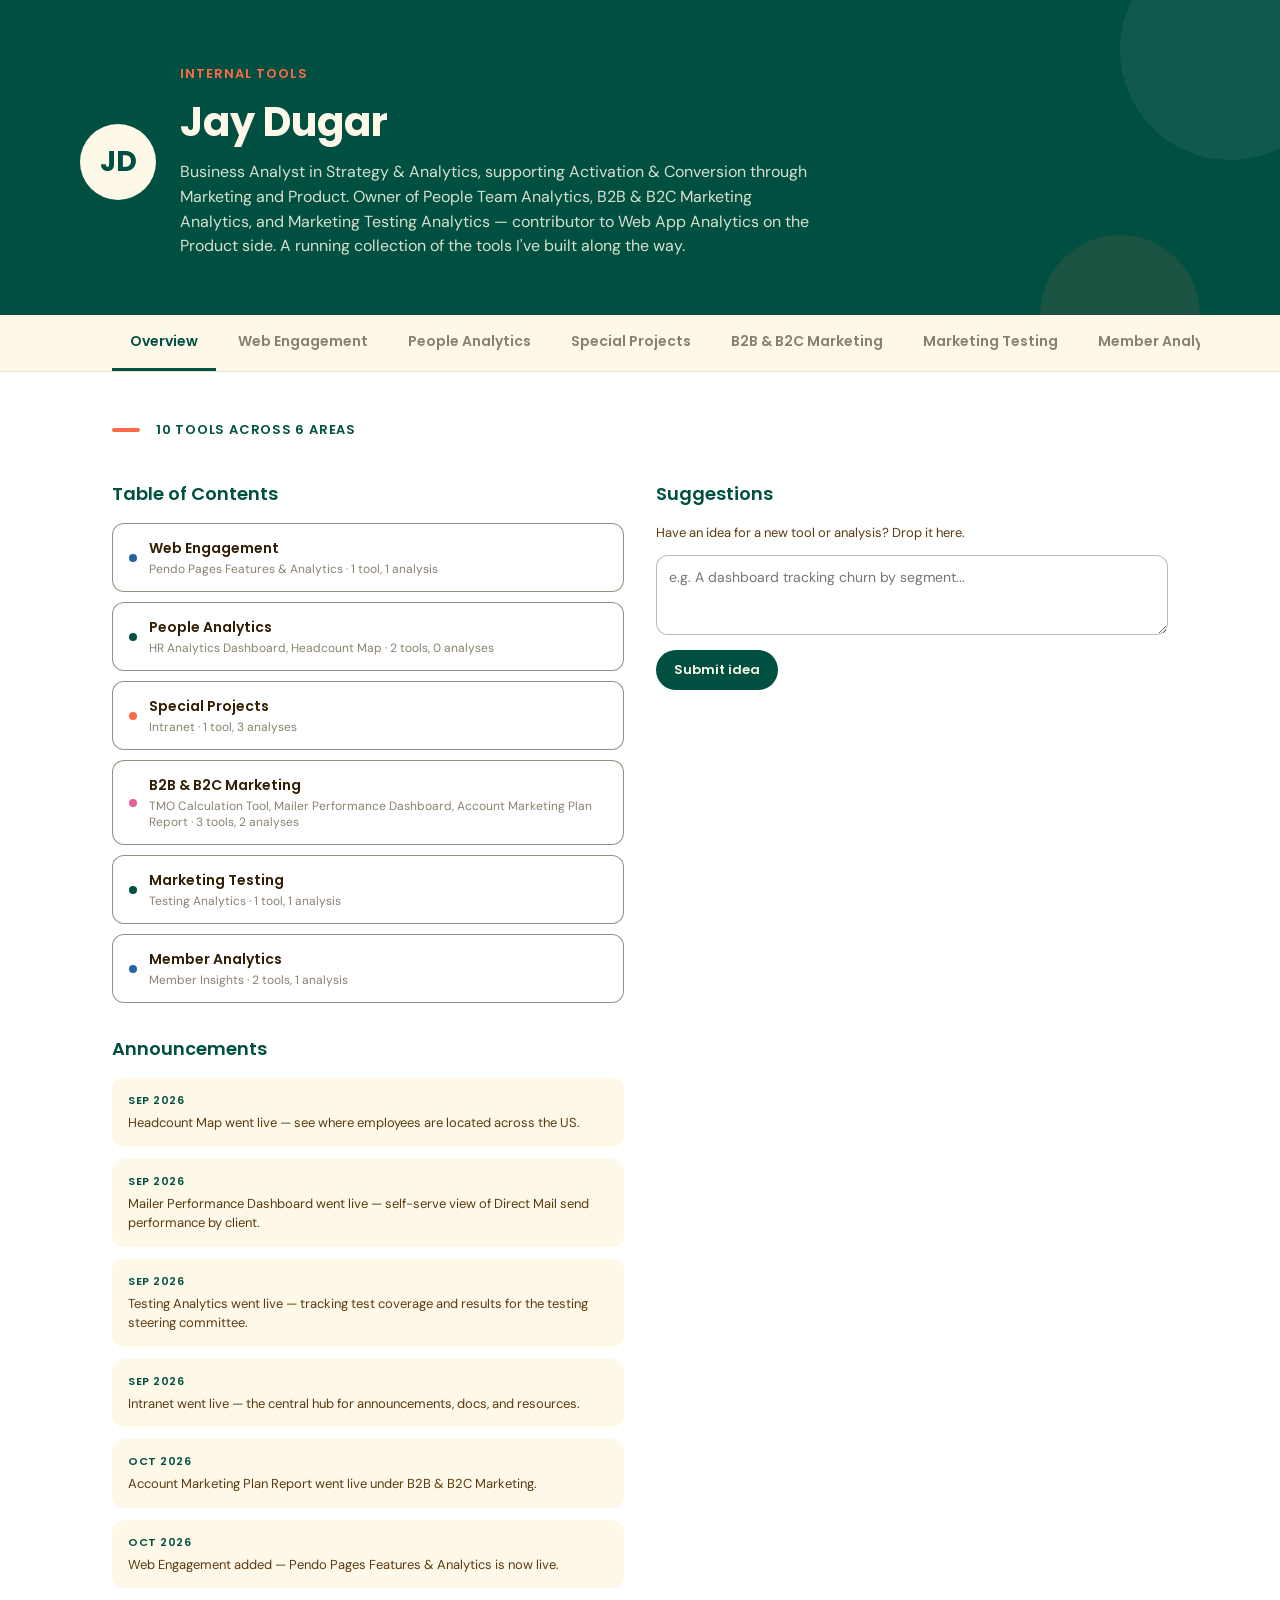
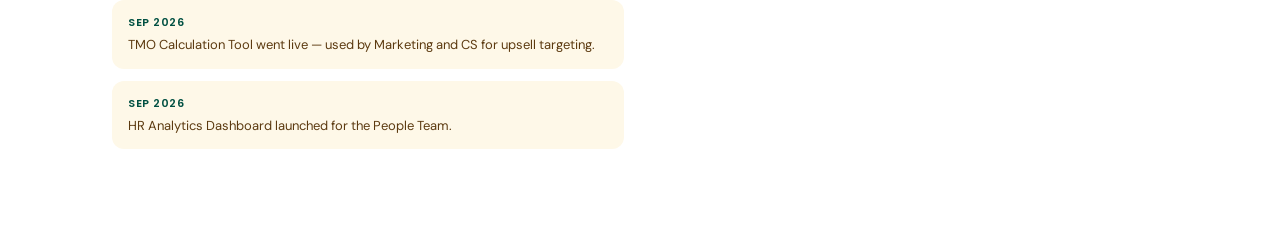
<file: index.html>
<!DOCTYPE html>
<html lang="en">
<head>
<meta charset="UTF-8">
<meta name="viewport" content="width=device-width, initial-scale=1.0">
<title>Jay Dugar — Internal Tools</title>
<link rel="preconnect" href="https://fonts.googleapis.com">
<link rel="preconnect" href="https://fonts.gstatic.com" crossorigin>
<link rel="stylesheet" href="https://fonts.googleapis.com/css2?family=DM+Sans:wght@400;500;600&family=Poppins:wght@600;700&display=swap">
<link rel="stylesheet" href="styles.css">
</head>
<body>

<header class="hero">
  <div class="hero-circle hero-circle-1"></div>
  <div class="hero-circle hero-circle-2"></div>
  <div class="hero-inner">
    <div class="avatar">JD</div>
    <div class="hero-text">
      <div class="eyebrow">Internal Tools</div>
      <h1>Jay Dugar</h1>
      <p>Business Analyst in Strategy &amp; Analytics, supporting Activation &amp; Conversion through Marketing and Product. Owner of People Team Analytics, B2B &amp; B2C Marketing Analytics, and Marketing Testing Analytics — contributor to Web App Analytics on the Product side. A running collection of the tools I've built along the way.</p>
    </div>
  </div>
</header>

<nav class="tabbar">
  <div class="tabbar-inner">
    <button class="tab is-active" data-tab="overview" style="--accent:#005042">Overview</button>
    <button class="tab" data-tab="webengagement" style="--accent:#2563A8">Web Engagement</button>
    <button class="tab" data-tab="people" style="--accent:#005042">People Analytics</button>
    <button class="tab" data-tab="special" style="--accent:#FF6947">Special Projects</button>
    <button class="tab" data-tab="marketing" style="--accent:#E45F95">B2B &amp; B2C Marketing</button>
    <button class="tab" data-tab="testing" style="--accent:#005042">Marketing Testing</button>
    <button class="tab" data-tab="members" style="--accent:#2563A8">Member Analytics</button>
  </div>
</nav>

<main class="page-body">
  <div class="stat-line">
    <div class="stat-rect"></div>
    <span>10 tools across 6 areas</span>
  </div>

  <!-- Overview -->
  <section class="tab-section is-active" id="section-overview">
    <div class="overview-grid">
      <div class="overview-left">
        <h2>Table of Contents</h2>
        <div class="toc-list">
          <div class="toc-row" data-goto="webengagement">
            <div class="toc-dot" style="background:#2563A8"></div>
            <div>
              <div class="toc-name">Web Engagement</div>
              <div class="toc-detail">Pendo Pages Features &amp; Analytics · 1 tool, 1 analysis</div>
            </div>
          </div>
          <div class="toc-row" data-goto="people">
            <div class="toc-dot" style="background:#005042"></div>
            <div>
              <div class="toc-name">People Analytics</div>
              <div class="toc-detail">HR Analytics Dashboard, Headcount Map · 2 tools, 0 analyses</div>
            </div>
          </div>
          <div class="toc-row" data-goto="special">
            <div class="toc-dot" style="background:#FF6947"></div>
            <div>
              <div class="toc-name">Special Projects</div>
              <div class="toc-detail">Intranet · 1 tool, 3 analyses</div>
            </div>
          </div>
          <div class="toc-row" data-goto="marketing">
            <div class="toc-dot" style="background:#E45F95"></div>
            <div>
              <div class="toc-name">B2B &amp; B2C Marketing</div>
              <div class="toc-detail">TMO Calculation Tool, Mailer Performance Dashboard, Account Marketing Plan Report · 3 tools, 2 analyses</div>
            </div>
          </div>
          <div class="toc-row" data-goto="testing">
            <div class="toc-dot" style="background:#005042"></div>
            <div>
              <div class="toc-name">Marketing Testing</div>
              <div class="toc-detail">Testing Analytics · 1 tool, 1 analysis</div>
            </div>
          </div>
          <div class="toc-row" data-goto="members">
            <div class="toc-dot" style="background:#2563A8"></div>
            <div>
              <div class="toc-name">Member Analytics</div>
              <div class="toc-detail">Member Insights · 2 tools, 1 analysis</div>
            </div>
          </div>
        </div>

        <h2 class="announcements-heading">Announcements</h2>
        <div class="announcements-list">
          <div class="announcement-card">
            <div class="announcement-date">Sep 2026</div>
            <div class="announcement-text">Headcount Map went live — see where employees are located across the US.</div>
          </div>
          <div class="announcement-card">
            <div class="announcement-date">Sep 2026</div>
            <div class="announcement-text">Mailer Performance Dashboard went live — self-serve view of Direct Mail send performance by client.</div>
          </div>
          <div class="announcement-card">
            <div class="announcement-date">Sep 2026</div>
            <div class="announcement-text">Testing Analytics went live — tracking test coverage and results for the testing steering committee.</div>
          </div>
          <div class="announcement-card">
            <div class="announcement-date">Sep 2026</div>
            <div class="announcement-text">Intranet went live — the central hub for announcements, docs, and resources.</div>
          </div>
          <div class="announcement-card">
            <div class="announcement-date">Oct 2026</div>
            <div class="announcement-text">Account Marketing Plan Report went live under B2B &amp; B2C Marketing.</div>
          </div>
          <div class="announcement-card">
            <div class="announcement-date">Oct 2026</div>
            <div class="announcement-text">Web Engagement added — Pendo Pages Features &amp; Analytics is now live.</div>
          </div>
          <div class="announcement-card">
            <div class="announcement-date">Sep 2026</div>
            <div class="announcement-text">TMO Calculation Tool went live — used by Marketing and CS for upsell targeting.</div>
          </div>
          <div class="announcement-card">
            <div class="announcement-date">Sep 2026</div>
            <div class="announcement-text">HR Analytics Dashboard launched for the People Team.</div>
          </div>
        </div>
      </div>

      <div class="overview-right">
        <h2>Suggestions</h2>
        <p class="suggestions-intro">Have an idea for a new tool or analysis? Drop it here.</p>
        <textarea id="suggestion-input" placeholder="e.g. A dashboard tracking churn by segment..."></textarea>
        <button id="submit-suggestion" class="btn-pill">Submit idea</button>
        <div id="suggestions-list" class="suggestions-list"></div>
      </div>
    </div>
  </section>

  <!-- Web Engagement -->
  <section class="tab-section" id="section-webengagement">
    <div class="area-block">
      <div class="area-header">
        <h2 style="color:#005042">Web Engagement</h2>
        <span class="area-subtitle">Product usage &amp; engagement analytics</span>
      </div>
      <div class="area-body">
        <div>
          <div class="col-label">Tools</div>
          <div class="tools-grid">

            <div class="tool-card">
              <div class="tool-strip" style="background:#2563A8"></div>
              <div class="tool-icon" style="background:#e8f0fa">
                <svg width="22" height="22" viewBox="0 0 24 24" fill="none" stroke="#2563A8" stroke-width="2" stroke-linecap="round" stroke-linejoin="round"><path d="M22 12h-2.48a2 2 0 0 0-1.93 1.46l-2.35 8.36a.25.25 0 0 1-.48 0L9.24 2.18a.25.25 0 0 0-.48 0l-2.35 8.36A2 2 0 0 1 4.48 12H2"/></svg>
              </div>
              <div class="tool-body">
                <div class="tool-badges">
                  <span class="category-badge">Product</span>
                  <span class="badge badge-filled">Live</span>
                </div>
                <h3>Pendo Pages Features &amp; Analytics</h3>
                <p class="tool-desc">Self-serve Databricks dashboard for Pendo-tracked page and feature usage across the web app.</p>
              </div>
              <div class="tool-action">
                <a href="https://adb-4178024078067498.18.azuredatabricks.net/dashboardsv3/01f1b849db521f90bcd820edaba54159/published?o=4178024078067498" target="_blank" rel="noopener" class="btn-pill btn-cta">Open tool →</a>
                <span class="tool-updated">Updated Oct 2026</span>
              </div>
            </div>

          </div>
        </div>
        <div>
          <div class="col-label">Analyses</div>
          <div class="analyses-list">
            <a href="https://employerdirect-my.sharepoint.com/:p:/g/personal/jay_dugar_edhc_com1/IQAwLefjTz8KQ7_kpc4X0Oj9AbnC5QiCJYkCPI11516Ti1E?e=c0IHhA" target="_blank" rel="noopener" class="analysis-item" data-date="2026-10-01">
              <svg width="20" height="20" viewBox="0 0 24 24" fill="none" stroke="#005042" stroke-width="2" stroke-linecap="round" stroke-linejoin="round"><path d="M14 2H6a2 2 0 0 0-2 2v16a2 2 0 0 0 2 2h12a2 2 0 0 0 2-2V8z"/><path d="M14 2v6h6"/></svg>
              <div>
                <div class="analysis-title">Web Engagement Analysis</div>
                <div class="analysis-date">Oct 1, 2026</div>
              </div>
            </a>
          </div>
        </div>
      </div>
    </div>
    <p class="footer-note">More tools added as they ship.</p>
  </section>

  <!-- People Analytics -->
  <section class="tab-section" id="section-people">
    <div class="area-block">
      <div class="area-header">
        <h2 style="color:#005042">People Analytics</h2>
        <span class="area-subtitle">HR metrics &amp; workforce reporting</span>
      </div>
      <div class="area-body">
        <div>
          <div class="col-label">Tools</div>
          <div class="tools-grid">

            <div class="tool-card">
              <div class="tool-strip" style="background:#005042"></div>
              <div class="tool-icon" style="background:#e8f5f2">
                <svg width="22" height="22" viewBox="0 0 24 24" fill="none" stroke="#005042" stroke-width="2" stroke-linecap="round" stroke-linejoin="round"><path d="M3 3v18h18"/><path d="M18 17V9"/><path d="M13 17V5"/><path d="M8 17v-3"/></svg>
              </div>
              <div class="tool-body">
                <div class="tool-badges">
                  <span class="category-badge">HR</span>
                  <span class="badge badge-filled">Live</span>
                </div>
                <h3>HR Analytics Dashboard</h3>
                <p class="tool-desc">Used to fill out HR KPIs and answer questions from Legal &amp; Commercial about employee locations. Tracks attrition, termination, and other metrics that People Team leadership keeps a close eye on.</p>
              </div>
              <div class="tool-action">
                <a href="https://hranalyticsdashboard-henna.vercel.app/" target="_blank" rel="noopener" class="btn-pill btn-cta">Open tool →</a>
                <span class="tool-updated">Updated Sep 2026</span>
              </div>
            </div>

            <div class="tool-card">
              <div class="tool-strip" style="background:#005042"></div>
              <div class="tool-icon" style="background:#e8f5f2">
                <svg width="22" height="22" viewBox="0 0 24 24" fill="none" stroke="#005042" stroke-width="2" stroke-linecap="round" stroke-linejoin="round"><path d="M20 10c0 4.993-5.539 10.193-7.399 11.799a1 1 0 0 1-1.202 0C9.539 20.193 4 14.993 4 10a8 8 0 0 1 16 0"/><circle cx="12" cy="10" r="3"/></svg>
              </div>
              <div class="tool-body">
                <div class="tool-badges">
                  <span class="category-badge">Headcount</span>
                  <span class="badge badge-filled">Live</span>
                </div>
                <h3>Headcount Map</h3>
                <p class="tool-desc">Interactive map showing where employees are located across the US.</p>
              </div>
              <div class="tool-action">
                <a href="https://hr-locations-dashboard.vercel.app/" target="_blank" rel="noopener" class="btn-pill btn-cta">Open tool →</a>
                <span class="tool-updated">Updated Sep 2026</span>
              </div>
            </div>

          </div>
        </div>
        <div>
          <div class="col-label">Analyses</div>
          <div class="analyses-placeholder">
            <svg width="26" height="26" viewBox="0 0 24 24" fill="none" stroke="#8a8070" stroke-width="2" stroke-linecap="round" stroke-linejoin="round"><path d="M14 2H6a2 2 0 0 0-2 2v16a2 2 0 0 0 2 2h12a2 2 0 0 0 2-2V8z"/><path d="M14 2v6h6"/></svg>
            <div class="placeholder-text">No analyses yet — decks, write-ups, and long-term studies for this area will live here.</div>
          </div>
        </div>
      </div>
    </div>
    <p class="footer-note">More tools added as they ship.</p>
  </section>

  <!-- Special Projects -->
  <section class="tab-section" id="section-special">
    <div class="area-block">
      <div class="area-header">
        <h2 style="color:#005042">Special Projects</h2>
        <span class="area-subtitle">Cross-org initiatives</span>
      </div>
      <div class="area-body">
        <div>
          <div class="col-label">Tools</div>
          <div class="tools-grid">

            <div class="tool-card">
              <div class="tool-strip" style="background:#FF6947"></div>
              <div class="tool-icon" style="background:#fff0ec">
                <svg width="22" height="22" viewBox="0 0 24 24" fill="none" stroke="#e04a28" stroke-width="2" stroke-linecap="round" stroke-linejoin="round"><path d="M15 21v-8a1 1 0 0 0-1-1h-4a1 1 0 0 0-1 1v8"/><path d="M3 10a2 2 0 0 1 .709-1.528l7-6.001a2 2 0 0 1 2.582 0l7 6.001A2 2 0 0 1 21 10v9a2 2 0 0 1-2 2H5a2 2 0 0 1-2-2z"/></svg>
              </div>
              <div class="tool-body">
                <div class="tool-badges">
                  <span class="category-badge">Company</span>
                  <span class="badge badge-filled">Live</span>
                </div>
                <h3>Intranet</h3>
                <p class="tool-desc">Will eventually be cascaded across the organization — a centralized location for announcements, resources, celebrations, and learning about the company.</p>
              </div>
              <div class="tool-action">
                <a href="https://lanternverse-demo.vercel.app/" target="_blank" rel="noopener" class="btn-pill btn-cta">Open tool →</a>
                <span class="tool-updated">Updated Sep 2026</span>
              </div>
            </div>

          </div>
        </div>
        <div>
          <div class="col-label">Analyses</div>
          <div class="analyses-list">
            <a href="https://employerdirect-my.sharepoint.com/:p:/g/personal/jun_tian_edhc_com/IQC44z6qoDB5RLvgEQA8jVloARN6N4HbDHBAEP9bQKwd3f4?e=tkZlgi" target="_blank" rel="noopener" class="analysis-item" data-date="2026-08-01">
              <svg width="20" height="20" viewBox="0 0 24 24" fill="none" stroke="#005042" stroke-width="2" stroke-linecap="round" stroke-linejoin="round"><path d="M14 2H6a2 2 0 0 0-2 2v16a2 2 0 0 0 2 2h12a2 2 0 0 0 2-2V8z"/><path d="M14 2v6h6"/></svg>
              <div>
                <div class="analysis-title">Email Performance Analysis - Jun Tian</div>
                <div class="analysis-date">Aug 2026</div>
                <div class="analysis-note">Contributor — supported Jun, Enterprise Analytics Intern, with her intern project.</div>
              </div>
            </a>
            <a href="https://employerdirect-my.sharepoint.com/:p:/g/personal/jay_dugar_edhc_com1/IQCwyAJFS8OBR5Z1-smxRQKjAaFq4GoU2_auMvovh2QBHF4?e=ZaPRr2" target="_blank" rel="noopener" class="analysis-item" data-date="2026-04-01">
              <svg width="20" height="20" viewBox="0 0 24 24" fill="none" stroke="#005042" stroke-width="2" stroke-linecap="round" stroke-linejoin="round"><path d="M14 2H6a2 2 0 0 0-2 2v16a2 2 0 0 0 2 2h12a2 2 0 0 0 2-2V8z"/><path d="M14 2v6h6"/></svg>
              <div>
                <div class="analysis-title">Network Distance Analysis</div>
                <div class="analysis-date">Apr 2026</div>
              </div>
            </a>
            <a href="https://employerdirect-my.sharepoint.com/:p:/g/personal/jay_dugar_edhc_com1/IQAvmbayL3EeTLC1aCSlgR_PATuHuwJYxpf_T8SGFbYfa9U?e=0Gtic1" target="_blank" rel="noopener" class="analysis-item" data-date="2025-10-24">
              <svg width="20" height="20" viewBox="0 0 24 24" fill="none" stroke="#005042" stroke-width="2" stroke-linecap="round" stroke-linejoin="round"><path d="M14 2H6a2 2 0 0 0-2 2v16a2 2 0 0 0 2 2h12a2 2 0 0 0 2-2V8z"/><path d="M14 2v6h6"/></svg>
              <div>
                <div class="analysis-title">Time and Motion Study</div>
                <div class="analysis-date">Oct 24, 2025</div>
              </div>
            </a>
          </div>
        </div>
      </div>
    </div>
    <p class="footer-note">More tools added as they ship.</p>
  </section>

  <!-- B2B & B2C Marketing -->
  <section class="tab-section" id="section-marketing">
    <div class="area-block">
      <div class="area-header">
        <h2 style="color:#005042">B2B &amp; B2C Marketing</h2>
        <span class="area-subtitle">Marketing analytics &amp; targeting</span>
      </div>
      <div class="area-body">
        <div>
          <div class="col-label">Tools</div>
          <div class="tools-grid">

            <div class="tool-card">
              <div class="tool-strip" style="background:#E45F95"></div>
              <div class="tool-icon" style="background:#fceef4">
                <svg width="22" height="22" viewBox="0 0 24 24" fill="none" stroke="#c43d76" stroke-width="2" stroke-linecap="round" stroke-linejoin="round"><rect width="16" height="20" x="4" y="2" rx="2"/><line x1="8" x2="16" y1="6" y2="6"/><line x1="16" x2="16" y1="14" y2="18"/><path d="M16 10h.01"/><path d="M12 10h.01"/><path d="M8 10h.01"/><path d="M12 14h.01"/><path d="M8 14h.01"/><path d="M12 18h.01"/><path d="M8 18h.01"/></svg>
              </div>
              <div class="tool-body">
                <div class="tool-badges">
                  <span class="category-badge">Analytics</span>
                  <span class="badge badge-filled">Live</span>
                </div>
                <h3>TMO Calculation Tool</h3>
                <p class="tool-desc">Used by Marketing and CS for upsells — to estimate the impact TMO would have had based on testing, and to provide reasons for approving TMO outreach for specific client populations.</p>
              </div>
              <div class="tool-action">
                <a href="https://tmo-projection-calculator.onrender.com/" target="_blank" rel="noopener" class="btn-pill btn-cta">Open tool →</a>
                <span class="tool-updated">Updated Sep 2026</span>
              </div>
            </div>

            <div class="tool-card">
              <div class="tool-strip" style="background:#E45F95"></div>
              <div class="tool-icon" style="background:#fceef4">
                <svg width="22" height="22" viewBox="0 0 24 24" fill="none" stroke="#c43d76" stroke-width="2" stroke-linecap="round" stroke-linejoin="round"><rect width="20" height="16" x="2" y="4" rx="2"/><path d="m22 7-8.97 5.7a1.94 1.94 0 0 1-2.06 0L2 7"/></svg>
              </div>
              <div class="tool-body">
                <div class="tool-badges">
                  <span class="category-badge">Direct Mail</span>
                  <span class="badge badge-filled">Live</span>
                </div>
                <h3>Mailer Performance Dashboard</h3>
                <p class="tool-desc">Self-serve Databricks dashboard for viewing Direct Mail send performance by client — how specific sends performed, broken down for self-service lookup.</p>
              </div>
              <div class="tool-action">
                <a href="https://adb-4178024078067498.18.azuredatabricks.net/dashboardsv3/01f14eee2bc31cd380a6640e66a641d5/published?o=4178024078067498" target="_blank" rel="noopener" class="btn-pill btn-cta">Open tool →</a>
                <span class="tool-updated">Updated Sep 2026</span>
              </div>
            </div>

            <div class="tool-card">
              <div class="tool-strip" style="background:#E45F95"></div>
              <div class="tool-icon" style="background:#fceef4">
                <svg width="22" height="22" viewBox="0 0 24 24" fill="none" stroke="#c43d76" stroke-width="2" stroke-linecap="round" stroke-linejoin="round"><path d="M15 2H6a2 2 0 0 0-2 2v16a2 2 0 0 0 2 2h12a2 2 0 0 0 2-2V7Z"/><path d="M14 2v4a2 2 0 0 0 2 2h4"/><path d="M10 9H8"/><path d="M16 13H8"/><path d="M16 17H8"/></svg>
              </div>
              <div class="tool-body">
                <div class="tool-badges">
                  <span class="category-badge">Account Marketing</span>
                  <span class="badge badge-filled">Live</span>
                </div>
                <h3>Account Marketing Plan Report</h3>
                <p class="tool-desc">Generates account-level marketing plan reports to guide outreach and account strategy.</p>
              </div>
              <div class="tool-action">
                <a href="https://marketingplanreport-4n2j.vercel.app/" target="_blank" rel="noopener" class="btn-pill btn-cta">Open tool →</a>
                <span class="tool-updated">Updated Oct 2026</span>
              </div>
            </div>

          </div>
        </div>
        <div>
          <div class="col-label">Analyses</div>
          <div class="analyses-list">
            <a href="https://employerdirect-my.sharepoint.com/:p:/g/personal/jay_dugar_edhc_com1/IQDLxSqj8Fz-RLH232yzzgM-AXMZw2Fjzdrns0AoX63KZrc?e=phqWcl" target="_blank" rel="noopener" class="analysis-item" data-date="2026-09-01">
              <svg width="20" height="20" viewBox="0 0 24 24" fill="none" stroke="#005042" stroke-width="2" stroke-linecap="round" stroke-linejoin="round"><path d="M14 2H6a2 2 0 0 0-2 2v16a2 2 0 0 0 2 2h12a2 2 0 0 0 2-2V8z"/><path d="M14 2v6h6"/></svg>
              <div>
                <div class="analysis-title">B2B Marketing Attribution &amp; Pipeline Analysis</div>
                <div class="analysis-date">Sep 2026</div>
              </div>
            </a>
            <a href="https://employerdirect-my.sharepoint.com/:p:/g/personal/jay_dugar_edhc_com1/IQAo627svm-CSIlqSGM2iXhgARxa82WC0E7vyX0WKApcWy0?e=qEZHjk" target="_blank" rel="noopener" class="analysis-item" data-date="2026-06-02">
              <svg width="20" height="20" viewBox="0 0 24 24" fill="none" stroke="#005042" stroke-width="2" stroke-linecap="round" stroke-linejoin="round"><path d="M14 2H6a2 2 0 0 0-2 2v16a2 2 0 0 0 2 2h12a2 2 0 0 0 2-2V8z"/><path d="M14 2v6h6"/></svg>
              <div>
                <div class="analysis-title">Personas Analysis</div>
                <div class="analysis-date">Jun 2, 2026</div>
              </div>
            </a>
          </div>
        </div>
      </div>
    </div>
    <p class="footer-note">More tools added as they ship.</p>
  </section>

  <!-- Marketing Testing -->
  <section class="tab-section" id="section-testing">
    <div class="area-block">
      <div class="area-header">
        <h2 style="color:#005042">Marketing Testing</h2>
        <span class="area-subtitle">Experimentation &amp; test analytics</span>
      </div>
      <div class="area-body">
        <div>
          <div class="col-label">Tools</div>
          <div class="tools-grid">

            <div class="tool-card">
              <div class="tool-strip" style="background:#005042"></div>
              <div class="tool-icon" style="background:#e8f5f2">
                <svg width="22" height="22" viewBox="0 0 24 24" fill="none" stroke="#005042" stroke-width="2" stroke-linecap="round" stroke-linejoin="round"><path d="M10 2v7.527a2 2 0 0 1-.211.896L4.72 20.55a1 1 0 0 0 .9 1.45h12.76a1 1 0 0 0 .9-1.45l-5.069-10.127A2 2 0 0 1 14 9.527V2"/><path d="M6.453 15h11.094"/><path d="M8.5 2h7"/></svg>
              </div>
              <div class="tool-body">
                <div class="tool-badges">
                  <span class="category-badge">QA</span>
                  <span class="badge badge-filled">Live</span>
                </div>
                <h3>Testing Analytics</h3>
                <p class="tool-desc">Tracked by members of the testing steering committee, and used to inform product marketing strategy going forward.</p>
              </div>
              <div class="tool-action">
                <a href="https://marketing-testing-results-repo.vercel.app/" target="_blank" rel="noopener" class="btn-pill btn-cta">Open tool →</a>
                <span class="tool-updated">Updated Sep 2026</span>
              </div>
            </div>

          </div>
        </div>
        <div>
          <div class="col-label">Analyses</div>
          <div class="analyses-list">
            <a href="https://employerdirect.sharepoint.com/:p:/s/EnterpriseAnalytics/IQD393z8QSX-Q6gXfyhOYSEYAVdj1q2QEwnDimxScQG8fNA?e=vgEf4U" target="_blank" rel="noopener" class="analysis-item" data-pinned="true">
              <svg width="20" height="20" viewBox="0 0 24 24" fill="none" stroke="#005042" stroke-width="2" stroke-linecap="round" stroke-linejoin="round"><path d="M14 2H6a2 2 0 0 0-2 2v16a2 2 0 0 0 2 2h12a2 2 0 0 0 2-2V8z"/><path d="M14 2v6h6"/></svg>
              <div>
                <div class="analysis-title">Testing Results Repository</div>
                <div class="analysis-date">Ongoing</div>
              </div>
            </a>
          </div>
        </div>
      </div>
    </div>
    <p class="footer-note">More tools added as they ship.</p>
  </section>

  <!-- Member Analytics -->
  <section class="tab-section" id="section-members">
    <div class="area-block">
      <div class="area-header">
        <h2 style="color:#2563A8">Member Analytics</h2>
        <span class="area-subtitle">Member insights &amp; reporting</span>
      </div>
      <div class="area-body">
        <div>
          <div class="col-label">Tools</div>
          <div class="tools-grid">

            <div class="tool-card">
              <div class="tool-strip" style="background:#2563A8"></div>
              <div class="tool-icon" style="background:#e8f0fa">
                <svg width="22" height="22" viewBox="0 0 24 24" fill="none" stroke="#2563A8" stroke-width="2" stroke-linecap="round" stroke-linejoin="round"><path d="M3 3v18h18"/><path d="M18 17V9"/><path d="M13 17V5"/><path d="M8 17v-3"/></svg>
              </div>
              <div class="tool-body">
                <div class="tool-badges">
                  <span class="badge badge-filled">Live</span>
                </div>
                <h3>Member Funnel Explorer</h3>
                <p class="tool-desc">Filter member case funnel performance by case open date and client, and compare clients or groups of clients side by side. Counts and rates only.</p>
              </div>
              <div class="tool-action">
                <a href="https://member-analytics-site.vercel.app/member-analytics-explorer.html" target="_blank" rel="noopener" class="btn-pill btn-cta">Open tool →</a>
              </div>
            </div>

            <div class="tool-card">
              <div class="tool-strip" style="background:#2563A8"></div>
              <div class="tool-icon" style="background:#e8f0fa">
                <svg width="22" height="22" viewBox="0 0 24 24" fill="none" stroke="#2563A8" stroke-width="2" stroke-linecap="round" stroke-linejoin="round"><path d="M4 20V10"/><path d="M10 20V4"/><path d="M16 20v-7"/><path d="M22 20H2"/></svg>
              </div>
              <div class="tool-body">
                <div class="tool-badges">
                  <span class="badge badge-filled">Live</span>
                </div>
                <h3>Category Insights</h3>
                <p class="tool-desc">Ranks industries, carve-outs, maturities, and fee structures by cases, calls, consults, procedures, or rates for any date range.</p>
              </div>
              <div class="tool-action">
                <a href="category-insights.html" target="_blank" rel="noopener" class="btn-pill btn-cta">Open tool →</a>
              </div>
            </div>

          </div>
        </div>
        <div>
          <div class="col-label">Analyses</div>
          <div class="analyses-list">
            <a href="https://employerdirect.sharepoint.com/:p:/s/ClientDeliverables/IQCy9vFB2bCRSZZLCs20r3nFActnlSgWyn6uxh-LbSba1Vw?e=2FotwS&amp;nav=eyJzSWQiOjM0MywiY0lkIjozNzc2NzM3ODE1fQ" target="_blank" rel="noopener" class="analysis-item">
              <svg width="20" height="20" viewBox="0 0 24 24" fill="none" stroke="#2563A8" stroke-width="2" stroke-linecap="round" stroke-linejoin="round"><path d="M14 2H6a2 2 0 0 0-2 2v16a2 2 0 0 0 2 2h12a2 2 0 0 0 2-2V8z"/><path d="M14 2v6h6"/></svg>
              <div>
                <div class="analysis-title">Demographic Analysis Overview</div>
              </div>
            </a>
          </div>
        </div>
      </div>
    </div>
    <p class="footer-note">More tools added as they ship.</p>
  </section>

</main>

<script src="script.js"></script>
</body>
</html>
</file>
<file: styles.css>
:root {
  --green: #005042;
  --cream: #FEF8E8;
  --espresso: #311E04;
  --espresso-body: #5c3a10;
  --pink: #E45F95;
  --coral: #FF6947;
  --white: #FFFFFF;
  --muted-text: #8a8070;
  --badge-muted-bg: #f5f4f0;
  --badge-muted-text: #655e52;
  --green-tint-bg: #e8f5f2;
  --coral-tint-bg: #fff0ec;
  --coral-stroke: #e04a28;
  --pink-tint-bg: #fceef4;
  --pink-stroke: #c43d76;
  --blue: #2563A8;
  --blue-tint-bg: #e8f0fa;
  --blue-stroke: #1f5a93;

  --card-border: rgba(49, 30, 4, 0.5);
  --card-shadow: 0 4px 12px rgba(49, 30, 4, 0.06);
  --card-shadow-hover: 0 10px 24px rgba(49, 30, 4, 0.14);
}

* {
  box-sizing: border-box;
}

body {
  margin: 0;
  background: var(--white);
  font-family: 'DM Sans', sans-serif;
  color: var(--espresso);
}

h1, h2, h3 {
  font-family: 'Poppins', sans-serif;
  margin: 0;
}

a {
  color: var(--green);
  text-decoration: none;
}

a:hover {
  color: var(--pink);
}

/* ---------- Hero ---------- */

.hero {
  background: var(--green);
  padding: 64px 32px 56px;
  position: relative;
  overflow: hidden;
}

.hero-circle {
  position: absolute;
  border-radius: 50%;
}

.hero-circle-1 {
  width: 220px;
  height: 220px;
  right: -60px;
  top: -60px;
  background: rgba(254, 248, 232, 0.06);
}

.hero-circle-2 {
  width: 160px;
  height: 160px;
  right: 80px;
  bottom: -80px;
  background: rgba(255, 105, 71, 0.10);
}

.hero-inner {
  max-width: 1120px;
  margin: 0 auto;
  position: relative;
  display: flex;
  align-items: center;
  gap: 24px;
}

.avatar {
  width: 76px;
  height: 76px;
  border-radius: 50%;
  background: var(--cream);
  color: var(--green);
  display: flex;
  align-items: center;
  justify-content: center;
  font-family: 'Poppins', sans-serif;
  font-weight: 700;
  font-size: 28px;
  flex-shrink: 0;
}

.hero-text .eyebrow {
  font-family: 'Poppins', sans-serif;
  font-weight: 600;
  font-size: 13px;
  letter-spacing: 0.08em;
  text-transform: uppercase;
  color: var(--coral);
  margin-bottom: 8px;
}

.hero-text h1 {
  font-weight: 700;
  font-size: 40px;
  margin: 0 0 8px;
  color: var(--cream);
}

.hero-text p {
  margin: 0;
  font-size: 16px;
  line-height: 1.55;
  color: rgba(254, 248, 232, 0.85);
  max-width: 640px;
}

/* ---------- Tab bar ---------- */

.tabbar {
  background: var(--cream);
  border-bottom: 1px solid rgba(49, 30, 4, 0.1);
  position: sticky;
  top: 0;
  z-index: 10;
}

.tabbar-inner {
  max-width: 1120px;
  margin: 0 auto;
  padding: 0 32px;
  display: flex;
  gap: 4px;
  overflow-x: auto;
}

.tab {
  border: none;
  background: none;
  cursor: pointer;
  padding: 16px 18px;
  font-family: 'Poppins', sans-serif;
  font-size: 14px;
  font-weight: 600;
  white-space: nowrap;
  color: var(--muted-text);
  border-bottom: 3px solid transparent;
}

.tab.is-active {
  color: var(--accent);
  border-bottom-color: var(--accent);
}

/* ---------- Page body ---------- */

.page-body {
  max-width: 1120px;
  margin: 0 auto;
  padding: 48px 32px 80px;
}

.stat-line {
  display: flex;
  align-items: center;
  gap: 16px;
  margin-bottom: 40px;
}

.stat-rect {
  width: 28px;
  height: 4px;
  background: var(--coral);
  border-radius: 2px;
  flex-shrink: 0;
}

.stat-line span {
  font-family: 'Poppins', sans-serif;
  font-weight: 600;
  font-size: 13px;
  letter-spacing: 0.06em;
  text-transform: uppercase;
  color: var(--green);
}

.tab-section {
  display: none;
}

.tab-section.is-active {
  display: block;
}

/* ---------- Overview ---------- */

.overview-grid {
  display: grid;
  grid-template-columns: 1fr 1fr;
  gap: 32px;
  margin-bottom: 8px;
}

.overview-left h2,
.overview-right h2 {
  font-weight: 600;
  font-size: 18px;
  margin: 0 0 16px;
  color: var(--green);
}

.toc-list {
  display: flex;
  flex-direction: column;
  gap: 10px;
}

.toc-row {
  cursor: pointer;
  display: flex;
  align-items: center;
  gap: 12px;
  padding: 14px 16px;
  background: var(--white);
  border: 1px solid var(--card-border);
  border-radius: 12px;
  transition: box-shadow 0.15s;
}

.toc-row:hover {
  box-shadow: 0 4px 12px rgba(49, 30, 4, 0.08);
}

.toc-dot {
  width: 8px;
  height: 8px;
  border-radius: 50%;
  flex-shrink: 0;
}

.toc-name {
  font-family: 'Poppins', sans-serif;
  font-weight: 600;
  font-size: 14px;
  color: var(--espresso);
}

.toc-detail {
  font-size: 12px;
  color: var(--muted-text);
  margin-top: 2px;
}

.announcements-heading {
  margin-top: 32px !important;
}

.announcements-list {
  display: flex;
  flex-direction: column;
  gap: 12px;
}

.announcement-card {
  background: var(--cream);
  border-radius: 12px;
  padding: 14px 16px;
}

.announcement-date {
  font-family: 'Poppins', sans-serif;
  font-weight: 600;
  font-size: 11px;
  letter-spacing: 0.05em;
  text-transform: uppercase;
  color: var(--green);
  margin-bottom: 4px;
}

.announcement-text {
  font-size: 13px;
  line-height: 1.5;
  color: var(--espresso-body);
}

.suggestions-intro {
  font-size: 13px;
  line-height: 1.5;
  color: var(--espresso-body);
  margin: 0 0 12px;
}

#suggestion-input {
  width: 100%;
  min-height: 80px;
  padding: 12px;
  border: 1px solid rgba(49, 30, 4, 0.3);
  border-radius: 12px;
  font-family: 'DM Sans', sans-serif;
  font-size: 14px;
  color: var(--espresso);
  resize: vertical;
}

.btn-pill {
  display: inline-flex;
  align-items: center;
  gap: 6px;
  border: none;
  cursor: pointer;
  font-family: 'Poppins', sans-serif;
  font-size: 13px;
  font-weight: 600;
  color: var(--cream);
  background: var(--green);
  padding: 10px 18px;
  border-radius: 9999px;
  text-decoration: none;
}

#submit-suggestion {
  margin-top: 10px;
  padding: 10px 18px;
}

.suggestions-list {
  display: flex;
  flex-direction: column;
  gap: 10px;
  margin-top: 20px;
}

.suggestion-item {
  background: var(--white);
  border: 1px solid var(--card-border);
  border-radius: 12px;
  padding: 12px 16px;
  font-size: 13px;
  color: var(--espresso-body);
}

/* ---------- Area pages ---------- */

.area-block {
  margin-bottom: 44px;
}

.area-header {
  display: flex;
  align-items: baseline;
  gap: 10px;
  margin-bottom: 18px;
}

.area-header h2 {
  font-weight: 600;
  font-size: 20px;
  flex-shrink: 0;
  white-space: nowrap;
}

.area-subtitle {
  font-size: 13px;
  color: var(--muted-text);
  min-width: 0;
  overflow: hidden;
  text-overflow: ellipsis;
  white-space: nowrap;
}

.area-body {
  display: grid;
  grid-template-columns: 1.1fr 1fr;
  gap: 32px;
  align-items: start;
}

.col-label {
  font-family: 'Poppins', sans-serif;
  font-weight: 600;
  font-size: 12px;
  letter-spacing: 0.06em;
  text-transform: uppercase;
  color: var(--muted-text);
  margin-bottom: 12px;
}

.tools-grid {
  display: flex;
  flex-direction: column;
  gap: 16px;
}

/* ---------- Tool card ---------- */

.tool-card {
  display: flex;
  align-items: center;
  gap: 20px;
  background: var(--white);
  border: 1px solid var(--card-border);
  border-radius: 16px;
  overflow: hidden;
  box-shadow: var(--card-shadow);
  transition: box-shadow 0.15s, transform 0.15s;
  padding: 20px 24px;
}

.tool-card:hover {
  box-shadow: var(--card-shadow-hover);
  transform: translateY(-3px);
}

.tool-strip {
  align-self: stretch;
  width: 6px;
  border-radius: 3px;
  flex-shrink: 0;
  margin: -20px 0 -20px -24px;
}

.tool-icon {
  width: 48px;
  height: 48px;
  border-radius: 12px;
  display: flex;
  align-items: center;
  justify-content: center;
  flex-shrink: 0;
}

.tool-body {
  flex: 1;
  min-width: 0;
  display: flex;
  flex-direction: column;
  gap: 8px;
}

.tool-badges {
  display: flex;
  align-items: center;
  gap: 8px;
}

.badge {
  font-family: 'DM Sans', sans-serif;
  font-size: 11px;
  font-weight: 600;
  padding: 4px 10px;
  border-radius: 9999px;
}

.badge-filled {
  background: var(--green);
  color: var(--cream);
}

.badge-muted {
  background: var(--badge-muted-bg);
  color: var(--badge-muted-text);
}

.category-badge {
  font-family: 'DM Sans', sans-serif;
  font-size: 10px;
  font-weight: 600;
  letter-spacing: 0.06em;
  text-transform: uppercase;
  color: var(--green);
  background: var(--green-tint-bg);
  padding: 3px 8px;
  border-radius: 9999px;
}

.tool-body h3 {
  font-weight: 600;
  font-size: 18px;
  color: var(--espresso);
}

.tool-desc {
  margin: 0;
  font-size: 14px;
  line-height: 1.5;
  color: var(--espresso-body);
}

.tool-action {
  display: flex;
  flex-direction: column;
  align-items: flex-end;
  gap: 8px;
  flex-shrink: 0;
}

.tool-updated {
  font-size: 12px;
  color: var(--muted-text);
  white-space: nowrap;
}

.btn-cta {
  color: var(--cream);
  background: var(--green);
}

.btn-disabled {
  color: var(--badge-muted-text);
  background: var(--badge-muted-bg);
  cursor: default;
}

/* ---------- Analyses placeholder ---------- */

.analyses-placeholder {
  border: 1.5px dashed rgba(49, 30, 4, 0.25);
  border-radius: 16px;
  padding: 28px 20px;
  text-align: center;
  background: var(--cream);
}

.analyses-placeholder svg {
  margin: 0 auto 10px;
  display: block;
}

.placeholder-text {
  font-size: 13px;
  color: var(--espresso-body);
  line-height: 1.5;
}

.analyses-list {
  display: flex;
  flex-direction: column;
  gap: 12px;
}

.analysis-item {
  display: flex;
  align-items: center;
  gap: 12px;
  background: var(--white);
  border: 1px solid var(--card-border);
  border-radius: 12px;
  padding: 14px 16px;
  transition: box-shadow 0.15s, transform 0.15s;
}

.analysis-item:hover {
  box-shadow: var(--card-shadow-hover);
  transform: translateY(-2px);
}

.analysis-item svg {
  flex-shrink: 0;
}

.analysis-title {
  font-family: 'Poppins', sans-serif;
  font-weight: 600;
  font-size: 14px;
  color: var(--espresso);
}

.analysis-date {
  font-size: 12px;
  color: var(--muted-text);
  margin-top: 2px;
}

.analysis-note {
  font-size: 12px;
  color: var(--espresso-body);
  line-height: 1.4;
  margin-top: 4px;
}

/* ---------- Footer ---------- */

.footer-note {
  margin: 48px 0 0;
  font-size: 13px;
  color: var(--muted-text);
  text-align: center;
}

/* ---------- Responsive ---------- */

@media (max-width: 780px) {
  .hero-inner {
    flex-wrap: wrap;
  }

  .overview-grid,
  .area-body {
    grid-template-columns: 1fr;
  }

  .tool-card {
    flex-wrap: wrap;
  }

  .tool-action {
    flex-direction: row;
    align-items: center;
    justify-content: space-between;
    width: 100%;
    margin-left: 68px;
  }
}
</file>
